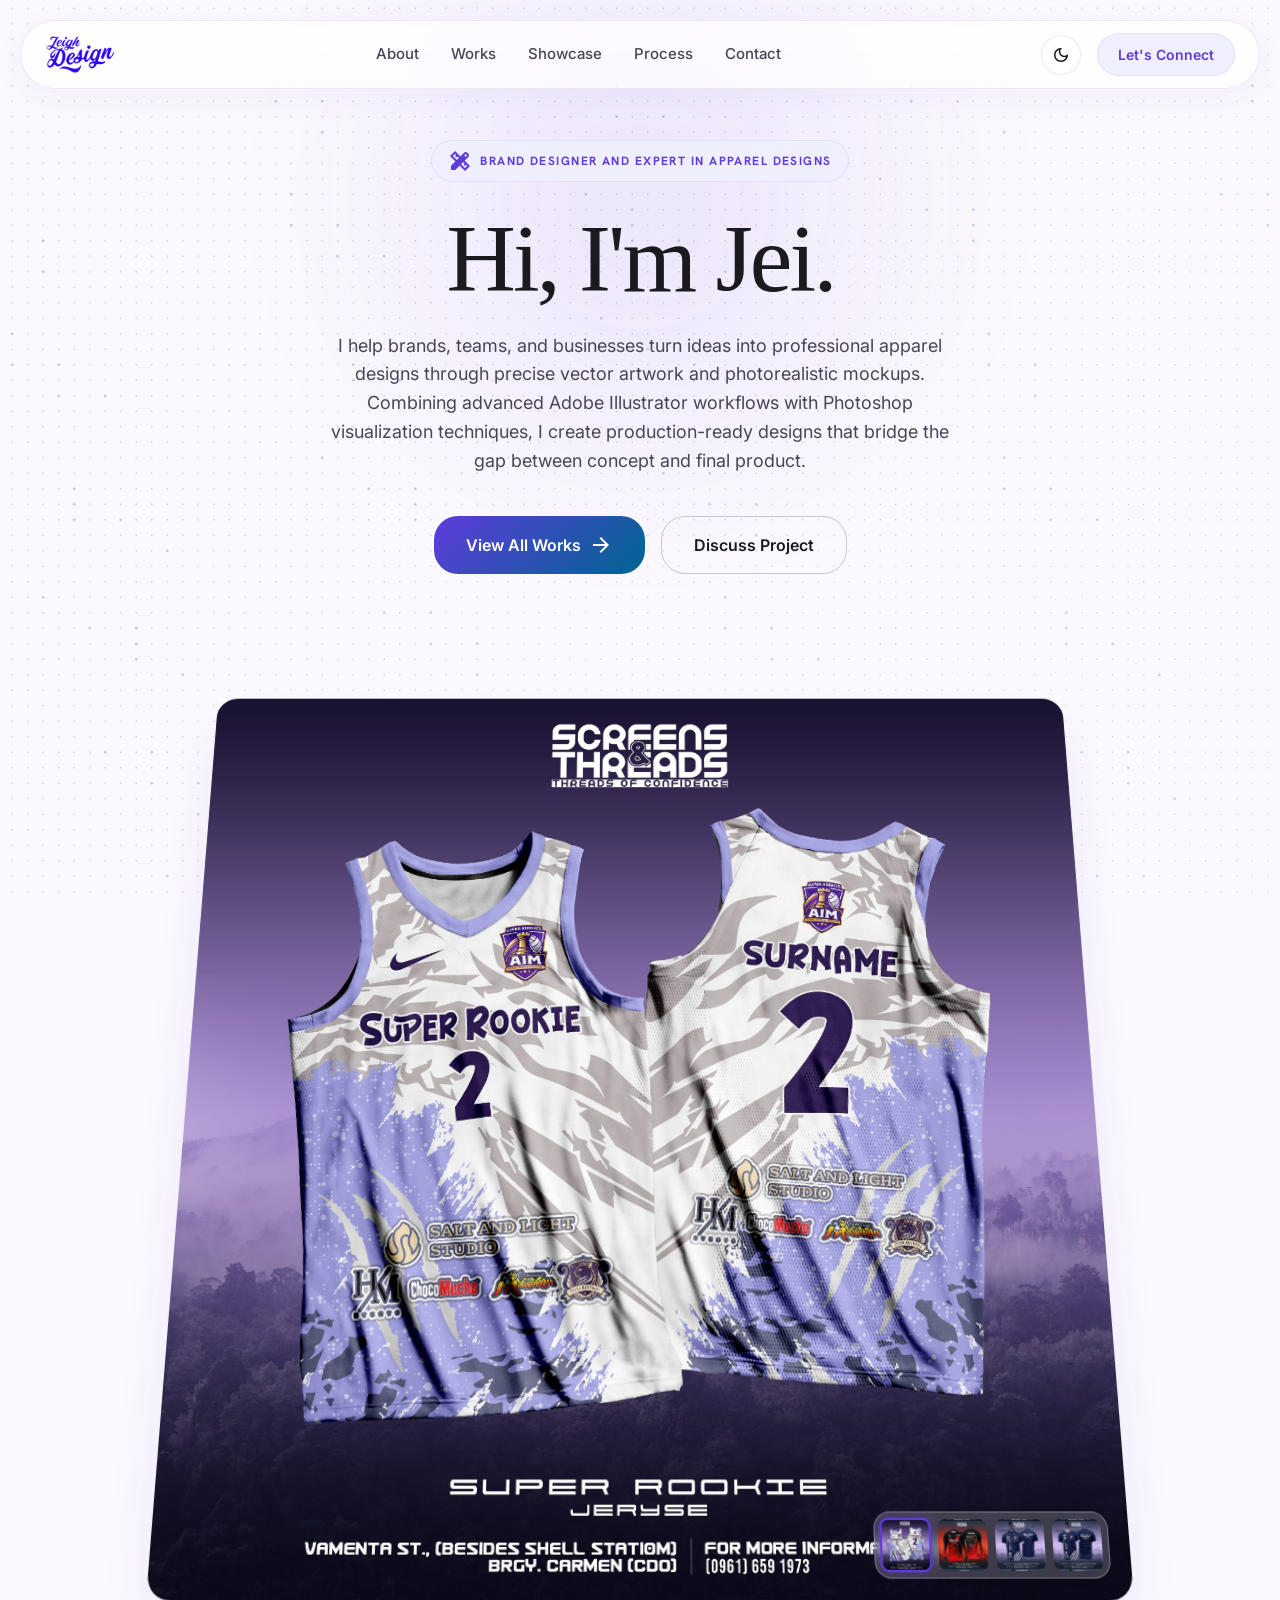
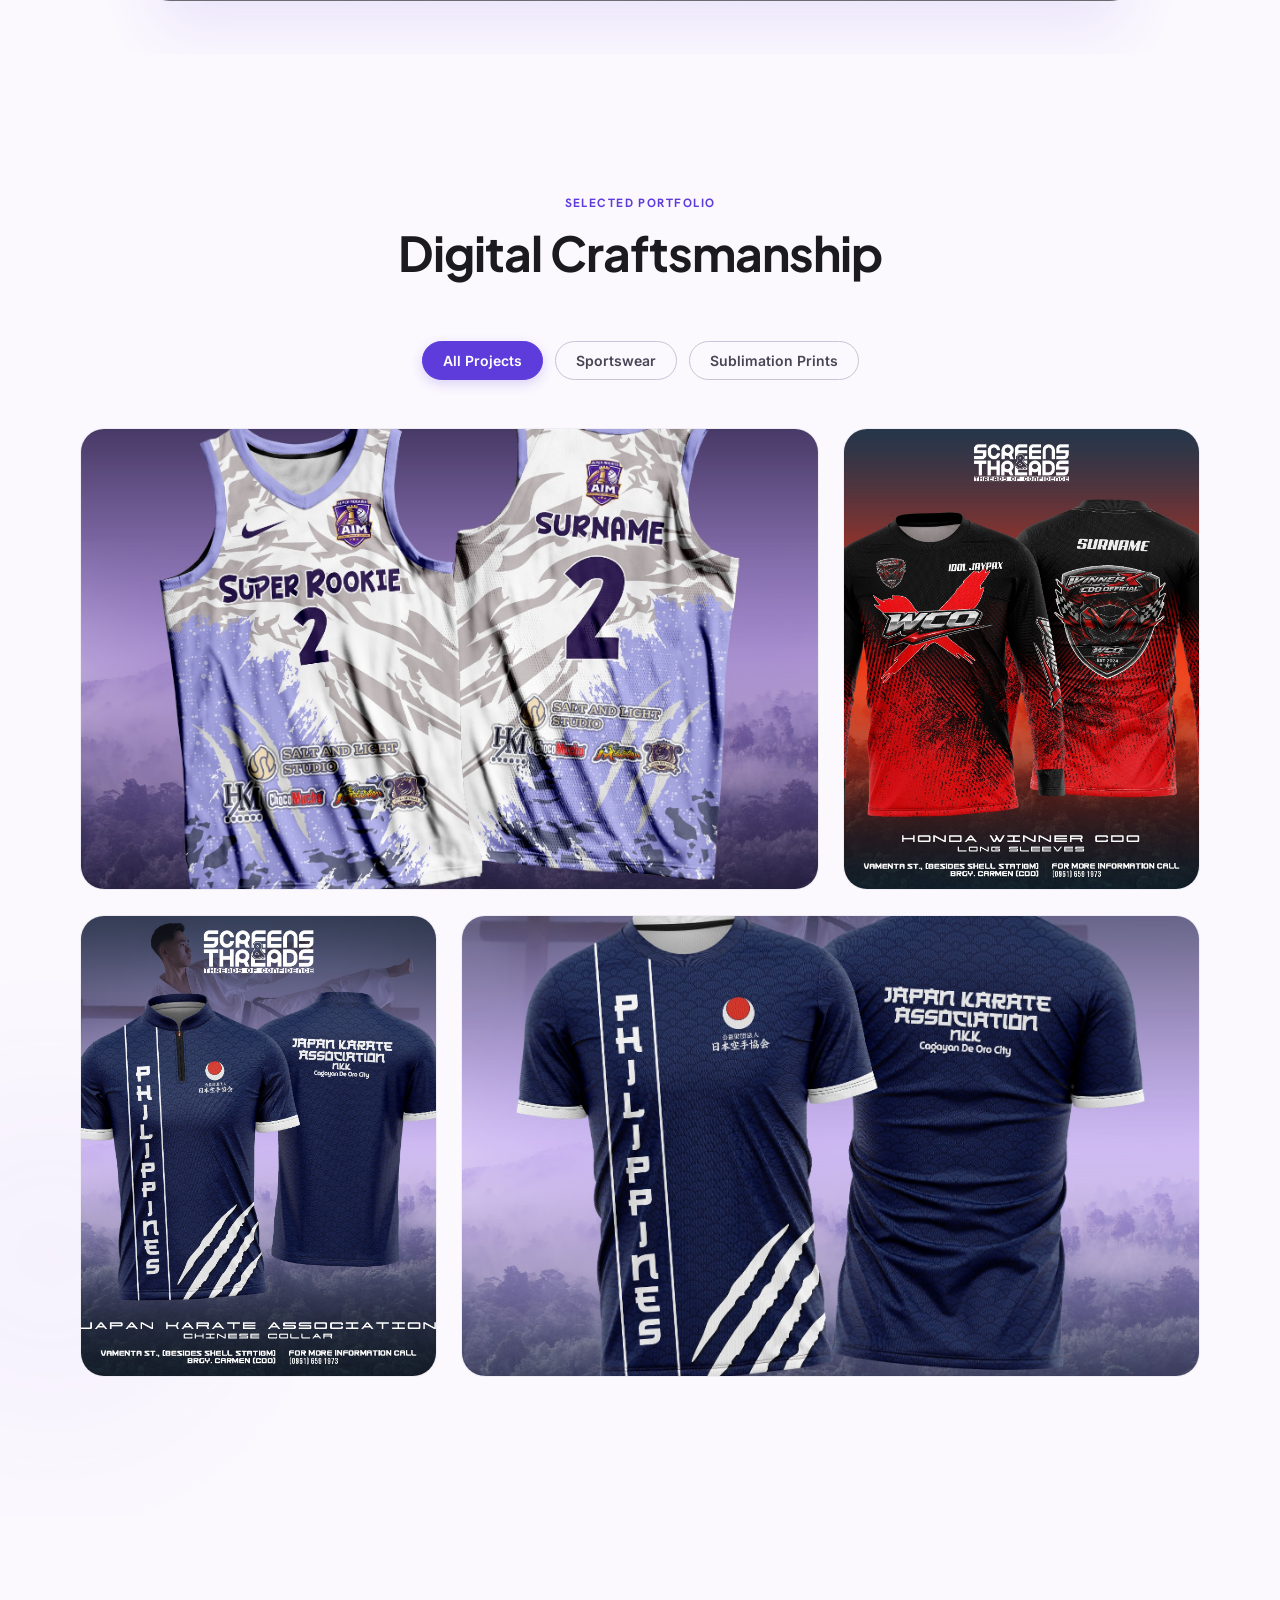
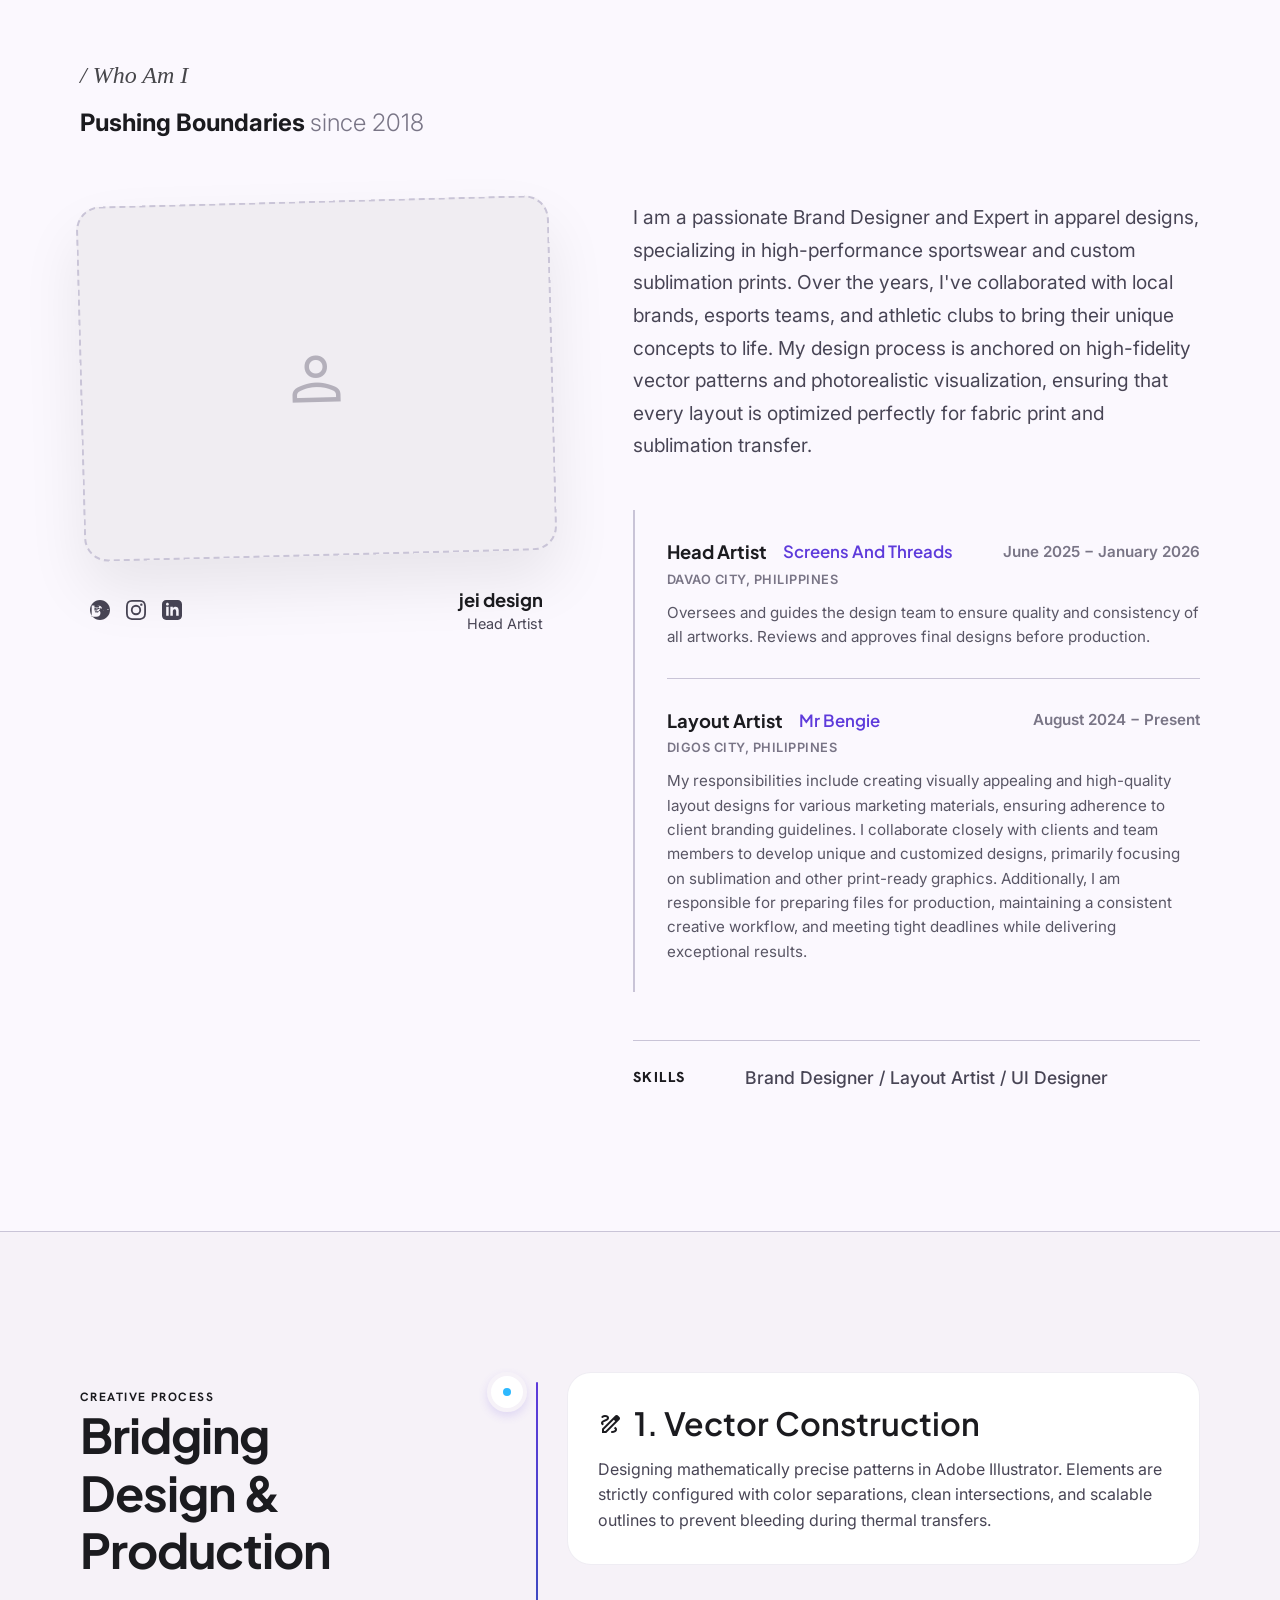
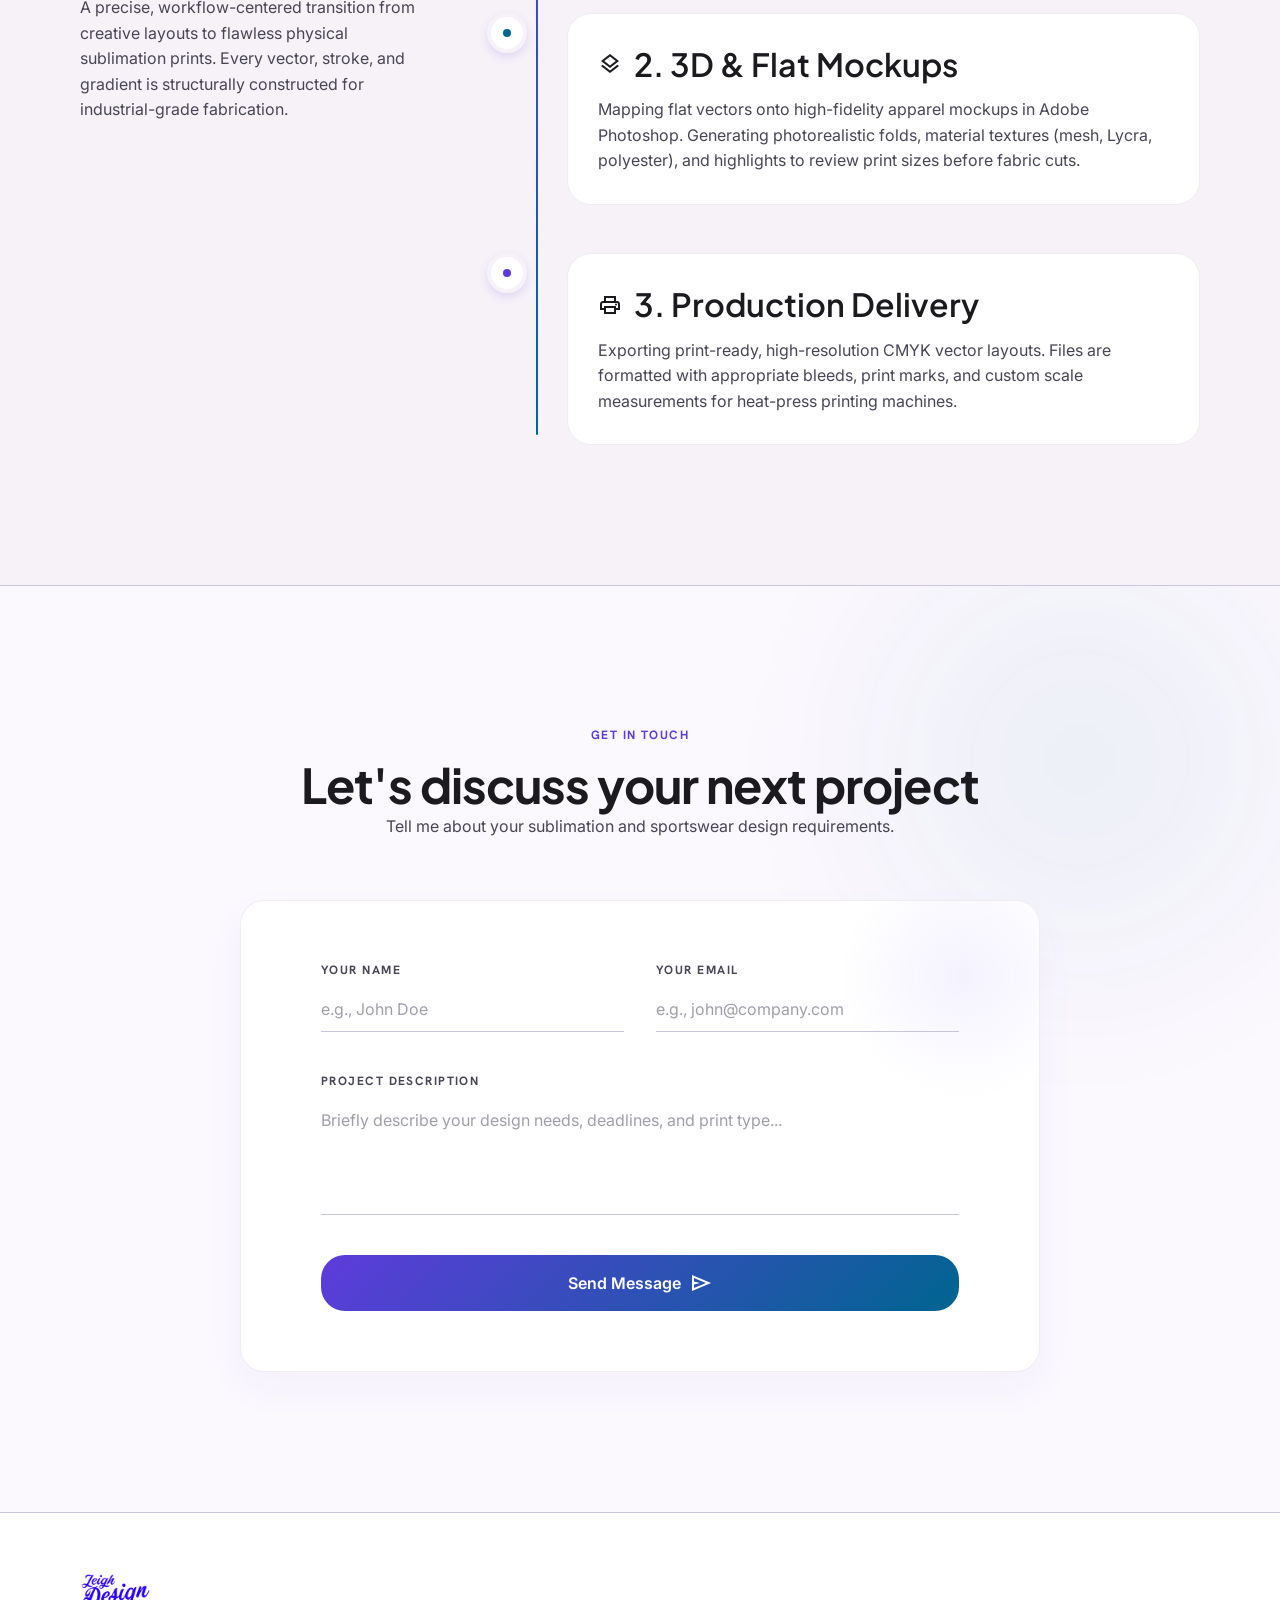
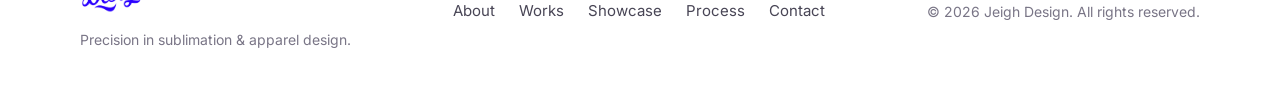
<file: index.html>
<!DOCTYPE html>
<html lang="en" data-theme="light">
<head>
  <meta charset="UTF-8">
  <meta name="viewport" content="width=device-width, initial-scale=1.0">
  
  <!-- SEO Meta Tags -->
  <title>Jeigh Design | Precision Sublimation Portfolio</title>
  <meta name="description" content="Technical, print-ready sublimation designs and apparel templates. High-fidelity creative portfolio bridging SaaS precision with digital apparel craftsmanship.">
  <meta name="keywords" content="sublimation, apparel design, Adobe Illustrator, Photoshop mockups, vector templates, sports jersey design">
  <meta name="author" content="Jeigh Design">
  
  <!-- OpenGraph Metadata -->
  <meta property="og:title" content="Jeigh Design | Precision Sublimation Portfolio">
  <meta property="og:description" content="Mastering vector templates and 3D mockups. Technical, print-ready files tailored for high-end sportswear and creative apparel.">
  <meta property="og:type" content="website">
  <meta property="og:url" content="https://jeighdesign.com">
  <meta property="og:image" content="assets/hero-mockup.png">
  
  <!-- Stylesheets -->
  <link rel="stylesheet" href="style.css">
  
  <!-- Material Symbols Outlined -->
  <link href="https://fonts.googleapis.com/css2?family=Material+Symbols+Outlined:opsz,wght,FILL,GRAD@20..48,100..700,0..1,-50..200" rel="stylesheet">
</head>
<body>

  <!-- Floating Navigation Wrapper -->
  <div class="navbar-wrapper">
    <nav class="navbar glass-container" id="main-nav">
      <!-- Logo -->
      <a href="#" class="logo" id="nav-logo">
        <img src="assets/logo.png" alt="Jeigh Design" class="logo-img">
      </a>

      <!-- Desktop Links -->
      <div class="nav-links" id="desktop-links">
        <a href="#about-me" class="nav-item active" id="link-about">About</a>
        <a href="works.html" class="nav-item" id="link-works">Works</a>
        <a href="showcase.html" class="nav-item" id="link-showcase">Showcase</a>
        <a href="#process" class="nav-item" id="link-process">Process</a>
        <a href="#contact" class="nav-item" id="link-contact">Contact</a>
      </div>

      <!-- Actions (Theme Toggle & Contact CTA) -->
      <div class="nav-actions">
        <!-- Theme Toggle -->
        <button class="theme-toggle" id="theme-toggle-btn" aria-label="Toggle light/dark theme">
          <span class="material-symbols-outlined moon-icon">dark_mode</span>
          <span class="material-symbols-outlined sun-icon">light_mode</span>
        </button>

        <!-- Nav CTA -->
        <a href="#contact" class="nav-btn nav-btn-primary" id="nav-cta-btn">Let's Connect</a>

        <!-- Mobile Drawer Toggle -->
        <button class="mobile-toggle" id="mobile-menu-btn" aria-label="Toggle mobile navigation">
          <span></span>
          <span></span>
          <span></span>
        </button>
      </div>
    </nav>
  </div>

  <!-- Mobile Navigation Drawer -->
  <div class="mobile-drawer glass-container" id="mobile-drawer">
    <a href="#about-me" id="mobile-link-about">About</a>
    <a href="works.html" id="mobile-link-works">Works</a>
    <a href="showcase.html" id="mobile-link-showcase">Showcase</a>
    <a href="#process" id="mobile-link-process">Process</a>
    <a href="#contact" id="mobile-link-contact">Contact</a>
    <a href="#contact" class="mobile-drawer-btn" id="mobile-drawer-cta">Discuss Project</a>
  </div>

  <!-- Background Blobs -->
  <div class="bg-blob blob-primary" id="blob-1"></div>
  <div class="bg-blob blob-secondary" id="blob-2"></div>
  <div class="bg-blob blob-tertiary" id="blob-3"></div>

  <!-- Interactive Dot Field Background -->
  <div id="dot-field-bg"></div>

  <!-- Main Content -->
  <main>
    
    <!-- Hero Section -->
    <section class="hero container" id="about">
      <div class="reveal">
        <div class="badge">
          <span class="material-symbols-outlined" style="font-variation-settings: 'FILL' 1;">design_services</span>
          <span class="label-caps">Brand Designer and Expert in apparel designs</span>
        </div>
      </div>
      
      <h1 class="display-lg hero-title text-pressure reveal reveal-delay-1" id="hero-title-pressure">
        Hi, I'm Jei.
      </h1>
      
      <p class="body-lg hero-subtitle reveal reveal-delay-2">
        I help brands, teams, and businesses turn ideas into professional apparel designs through precise vector artwork and photorealistic mockups. Combining advanced Adobe Illustrator workflows with Photoshop visualization techniques, I create production-ready designs that bridge the gap between concept and final product.
      </p>
      
      <div class="hero-actions reveal reveal-delay-3">
        <a href="works.html" class="btn btn-primary" id="hero-btn-works">
          View All Works
          <span class="material-symbols-outlined">arrow_forward</span>
        </a>
        <a href="#contact" class="btn btn-secondary" id="hero-btn-discuss">Discuss Project</a>
      </div>

      <!-- Floating Glassmorphic Mockup Container with Slideshow -->
      <div class="hero-mockup-container reveal reveal-delay-3" id="mockup-frame">
        <div class="hero-slideshow">
          <img src="New%20folder/JERSEY%20BASKETBALL/SUPER%20ROOKIES%20CLUB%20copy.jpeg" class="slide active" alt="Featured basketball jersey design" loading="eager">
          <img src="New%20folder/LONG%20SLEEVES/HONDA%20copy.jpeg" class="slide" alt="Featured racing long sleeve design" loading="lazy">
          <img src="New%20folder/POLO%20SHIRT/japan%20copy.jpeg" class="slide" alt="Featured Tokyo dragon polo shirt design" loading="lazy">
          <img src="New%20folder/TSHIRT/japan%20tshirt%20copy.jpeg" class="slide" alt="Featured Ukiyo-e wave custom graphic tee design" loading="lazy">
        </div>
        <!-- Miniature Thumbnail Indicator Navigation -->
        <div class="hero-thumbnails">
          <button class="thumb active" data-slide="0" style="background-image: url('New%20folder/JERSEY%20BASKETBALL/SUPER%20ROOKIES%20CLUB%20copy.jpeg');" aria-label="Show basketball jersey mockup"></button>
          <button class="thumb" data-slide="1" style="background-image: url('New%20folder/LONG%20SLEEVES/HONDA%20copy.jpeg');" aria-label="Show long sleeve mockup"></button>
          <button class="thumb" data-slide="2" style="background-image: url('New%20folder/POLO%20SHIRT/japan%20copy.jpeg');" aria-label="Show polo shirt mockup"></button>
          <button class="thumb" data-slide="3" style="background-image: url('New%20folder/TSHIRT/japan%20tshirt%20copy.jpeg');" aria-label="Show custom tee mockup"></button>
        </div>
      </div>
    </section>

    <!-- Works / Bento Grid Section -->
    <section class="section-padding container" id="works">
      <div class="section-header reveal">
        <p class="label-caps section-tag">Selected Portfolio</p>
        <h2 class="headline-lg">Digital Craftsmanship</h2>
      </div>

      <!-- Filtering Tabs -->
      <div class="gallery-filters reveal">
        <button class="filter-btn active" data-filter="all" id="filter-all">All Projects</button>
        <button class="filter-btn" data-filter="apparel" id="filter-apparel">Sportswear</button>
        <button class="filter-btn" data-filter="pattern" id="filter-pattern">Sublimation Prints</button>
      </div>

      <!-- Bento Grid -->
      <div class="bento-grid">
        
        <!-- Card 1 (Super Rookies Club - Large Card) -->
        <div class="gallery-card border-glow bento-colspan-2 reveal" data-category="apparel">
          <span class="edge-light"></span>
          <div class="border-glow-inner">
            <img src="New%20folder/JERSEY%20BASKETBALL/SUPER%20ROOKIES%20CLUB%20copy.jpeg" alt="Super Rookies Club Basketball Jersey Design" loading="lazy">
            <div class="card-overlay">
              <div class="card-overlay-content">
                <div class="card-tags">
                  <span class="card-tag label-caps">Vector Art</span>
                  <span class="card-tag label-caps">Illustrator</span>
                  <span class="card-tag label-caps">Basketball</span>
                </div>
                <h3 class="headline-md card-title">Super Rookies Club Jersey</h3>
              </div>
            </div>
          </div>
        </div>

        <!-- Card 2 (Honda Track Sleeve) -->
        <div class="gallery-card border-glow reveal" data-category="apparel">
          <span class="edge-light"></span>
          <div class="border-glow-inner">
            <img src="New%20folder/LONG%20SLEEVES/HONDA%20copy.jpeg" alt="Honda Racing sublimated long sleeve jersey" loading="lazy">
            <div class="card-overlay">
              <div class="card-overlay-content">
                <div class="card-tags">
                  <span class="card-tag label-caps">Sublimation</span>
                  <span class="card-tag label-caps">Long Sleeve</span>
                </div>
                <h3 class="headline-md card-title">Honda Track Jersey</h3>
              </div>
            </div>
          </div>
        </div>

        <!-- Card 3 (Tokyo Dragon Polo) -->
        <div class="gallery-card border-glow reveal" data-category="pattern">
          <span class="edge-light"></span>
          <div class="border-glow-inner">
            <img src="New%20folder/POLO%20SHIRT/japan%20copy.jpeg" alt="Tokyo Dragon pattern sublimated polo shirt" loading="lazy">
            <div class="card-overlay">
              <div class="card-overlay-content">
                <div class="card-tags">
                  <span class="card-tag label-caps">Pattern Design</span>
                  <span class="card-tag label-caps">Polo Shirt</span>
                </div>
                <h3 class="headline-md card-title">Tokyo Dragon Polo</h3>
              </div>
            </div>
          </div>
        </div>

        <!-- Card 4 (Ukiyo-e Wave Tee - Large Card) -->
        <div class="gallery-card border-glow bento-colspan-2 reveal" data-category="pattern">
          <span class="edge-light"></span>
          <div class="border-glow-inner">
            <img src="New%20folder/TSHIRT/japan%20tshirt%20copy.jpeg" alt="Ukiyo-e Wave graphic tee mockup" loading="lazy">
            <div class="card-overlay">
              <div class="card-overlay-content">
                <div class="card-tags">
                  <span class="card-tag label-caps">Photoshop Mockup</span>
                  <span class="card-tag label-caps">Vector Pattern</span>
                  <span class="card-tag label-caps">T-Shirt</span>
                </div>
                <h3 class="headline-md card-title">Ukiyo-e Wave Graphic Tee</h3>
              </div>
            </div>
          </div>
        </div>

      </div>
    </section>

    <!-- About Me Section -->
    <section class="section-padding about-me-section" id="about-me">
      <div class="container">
        
        <!-- Section Header -->
        <div class="about-header reveal">
          <p class="about-tag">/ Who Am I</p>
          <h2 class="display-md about-headline">Pushing Boundaries <span class="light-text">since 2018</span></h2>
        </div>

        <div class="about-grid">
          <!-- Left Column: Portrait & Meta -->
          <div class="about-left reveal reveal-delay-1">
            <div class="about-portrait-frame empty-portrait">
              <span class="material-symbols-outlined placeholder-icon">person</span>
            </div>
            <div class="about-meta">
              <div class="about-socials">
                <a href="https://behance.net" target="_blank" rel="noopener" class="about-social-icon" aria-label="Behance">
                  <svg width="20" height="20" viewBox="0 0 24 24" fill="currentColor">
                    <path d="M8.228 15.01c1.23 0 2.21-.383 2.628-1.428H5.666c.243.914 1.258 1.428 2.562 1.428zm-.124-4.887c.952 0 1.762.33 2.057.99H6.18c.24-.655.975-.99 1.924-.99zm14.167 1.05h-6.23v.975h6.23v-.975zm-1.854 2.164c-.386.643-1.077 1.078-2.025 1.078-1.572 0-2.483-1.127-2.483-2.617 0-1.637 1.054-2.736 2.583-2.736 1.455 0 2.373 1.01 2.373 2.658v.487h-5.072c.11 1.016.91 1.637 2.062 1.637.755 0 1.295-.363 1.562-.907l1.026.4c0 .001 0 .001 0 0zm-8.86-2.585c0-1.116-.762-1.748-1.954-1.748H5.344v3.523h2.114c1.192 0 1.954-.627 1.954-1.775zm-.286-3.834c0 .99-.687 1.55-1.762 1.55H5.344V5.41h2.152c1.075 0 1.762.553 1.762 1.523zm3.171 3.754c0-2.617-1.857-4.143-4.524-4.143H2.03v13.684h5.686c3.124 0 4.843-1.848 4.843-4.47 0-1.714-1.01-2.92-2.316-3.41 1.562-.514 2.316-1.786 2.316-3.411v-.001zM24 12c0 6.627-5.373 12-12 12S0 18.627 0 12 5.373 0 12 0s12 5.373 12 12z"/>
                  </svg>
                </a>
                <a href="https://instagram.com" target="_blank" rel="noopener" class="about-social-icon" aria-label="Instagram">
                  <svg width="20" height="20" viewBox="0 0 24 24" fill="currentColor">
                    <path d="M12 2.163c3.204 0 3.584.012 4.85.07 3.252.148 4.771 1.691 4.919 4.919.058 1.265.069 1.645.069 4.849 0 3.205-.012 3.584-.069 4.849-.149 3.225-1.664 4.771-4.919 4.919-1.266.058-1.644.07-4.85.07-3.204 0-3.584-.012-4.849-.07-3.26-.149-4.771-1.699-4.919-4.92-.058-1.265-.07-1.644-.07-4.849 0-3.204.013-3.583.07-4.849.149-3.227 1.664-4.771 4.919-4.919 1.266-.057 1.645-.069 4.849-.069zM12 0C8.741 0 8.333.014 7.053.072 2.695.272.273 2.69.073 7.051.014 8.333 0 8.741 0 12c0 3.259.014 3.668.072 4.948.2 4.358 2.618 6.78 6.98 6.98 1.281.058 1.689.072 4.948.072 3.259 0 3.668-.014 4.948-.072 4.354-.2 6.782-2.618 6.979-6.98.059-1.28.073-1.689.073-4.948 0-3.259-.014-3.667-.072-4.947-.196-4.354-2.617-6.78-6.979-6.98C15.668.014 15.259 0 12 0zm0 5.838a6.162 6.162 0 100 12.324 6.162 6.162 0 000-12.324zM12 16a4 4 0 110-8 4 4 0 010 8zm6.406-11.845a1.44 1.44 0 100 2.881 1.44 1.44 0 000-2.881z"/>
                  </svg>
                </a>
                <a href="https://linkedin.com" target="_blank" rel="noopener" class="about-social-icon" aria-label="LinkedIn">
                  <svg width="20" height="20" viewBox="0 0 24 24" fill="currentColor">
                    <path d="M19 0h-14c-2.761 0-5 2.239-5 5v14c0 2.761 2.239 5 5 5h14c2.762 0 5-2.239 5-5v-14c0-2.761-2.238-5-5-5zm-11 19h-3v-11h3v11zm-1.5-12.268c-.966 0-1.75-.79-1.75-1.764s.784-1.764 1.75-1.764 1.75.79 1.75 1.764-.783 1.764-1.75 1.764zm13.5 12.268h-3v-5.604c0-3.368-4-3.113-4 0v5.604h-3v-11h3v1.765c1.396-2.586 7-2.777 7 2.476v6.759z"/>
                  </svg>
                </a>
              </div>
              <div class="about-name-role">
                <span class="about-name">jei design</span>
                <span class="about-role">Head Artist</span>
              </div>
            </div>
          </div>

          <!-- Right Column: Bio & Experience -->
          <div class="about-right reveal reveal-delay-2">
            <p class="about-bio">
              I am a passionate Brand Designer and Expert in apparel designs, specializing in high-performance sportswear and custom sublimation prints. Over the years, I've collaborated with local brands, esports teams, and athletic clubs to bring their unique concepts to life. My design process is anchored on high-fidelity vector patterns and photorealistic visualization, ensuring that every layout is optimized perfectly for fabric print and sublimation transfer.
            </p>

            <div class="experience-list">
              <!-- Screens And Threads -->
              <div class="experience-item">
                <div class="exp-header-row">
                  <span class="exp-role">Head Artist</span>
                  <span class="exp-company">Screens And Threads</span>
                  <span class="exp-date">June 2025 &minus; January 2026</span>
                </div>
                <div class="exp-location">Davao City, Philippines</div>
                <p class="exp-description">
                  Oversees and guides the design team to ensure quality and consistency of all artworks. Reviews and approves final designs before production.
                </p>
              </div>

              <!-- Mr Bengie -->
              <div class="experience-item">
                <div class="exp-header-row">
                  <span class="exp-role">Layout Artist</span>
                  <span class="exp-company">Mr Bengie</span>
                  <span class="exp-date">August 2024 &minus; Present</span>
                </div>
                <div class="exp-location">Digos City, Philippines</div>
                <p class="exp-description">
                  My responsibilities include creating visually appealing and high-quality layout designs for various marketing materials, ensuring adherence to client branding guidelines. I collaborate closely with clients and team members to develop unique and customized designs, primarily focusing on sublimation and other print-ready graphics. Additionally, I am responsible for preparing files for production, maintaining a consistent creative workflow, and meeting tight deadlines while delivering exceptional results.
                </p>
              </div>
            </div>

            <!-- Skills Row -->
            <div class="about-skills">
              <span class="skills-label">SKILLS</span>
              <span class="skills-value">Brand Designer / Layout Artist / UI Designer</span>
            </div>
          </div>
        </div>

      </div>
    </section>

    <!-- Experience / Process Timeline Section -->
    <section class="section-padding process-section" id="process">
      <div class="container process-layout">
        
        <!-- Left Side: Sticky Text -->
        <div class="process-header-side reveal">
          <p class="label-caps section-tag">Creative Process</p>
          <h2 class="headline-lg">Bridging Design & Production</h2>
          <p class="body-md text-on-surface-variant">
            A precise, workflow-centered transition from creative layouts to flawless physical sublimation prints. Every vector, stroke, and gradient is structurally constructed for industrial-grade fabrication.
          </p>
        </div>

        <!-- Right Side: Vertical Timeline -->
        <div class="process-timeline-side reveal reveal-delay-1">
          <div class="timeline">
            <!-- Central Line -->
            <div class="timeline-line"></div>

            <!-- Stage 1 -->
            <div class="timeline-item">
              <div class="timeline-node">
                <span class="timeline-dot"></span>
              </div>
              <div class="timeline-card">
                <div class="timeline-card-header">
                  <span class="material-symbols-outlined">draw</span>
                  <h3 class="headline-md">1. Vector Construction</h3>
                </div>
                <p class="body-md">
                  Designing mathematically precise patterns in Adobe Illustrator. Elements are strictly configured with color separations, clean intersections, and scalable outlines to prevent bleeding during thermal transfers.
                </p>
              </div>
            </div>

            <!-- Stage 2 -->
            <div class="timeline-item">
              <div class="timeline-node">
                <span class="timeline-dot"></span>
              </div>
              <div class="timeline-card">
                <div class="timeline-card-header">
                  <span class="material-symbols-outlined">layers</span>
                  <h3 class="headline-md">2. 3D & Flat Mockups</h3>
                </div>
                <p class="body-md">
                  Mapping flat vectors onto high-fidelity apparel mockups in Adobe Photoshop. Generating photorealistic folds, material textures (mesh, Lycra, polyester), and highlights to review print sizes before fabric cuts.
                </p>
              </div>
            </div>

            <!-- Stage 3 -->
            <div class="timeline-item">
              <div class="timeline-node">
                <span class="timeline-dot"></span>
              </div>
              <div class="timeline-card">
                <div class="timeline-card-header">
                  <span class="material-symbols-outlined">print</span>
                  <h3 class="headline-md">3. Production Delivery</h3>
                </div>
                <p class="body-md">
                  Exporting print-ready, high-resolution CMYK vector layouts. Files are formatted with appropriate bleeds, print marks, and custom scale measurements for heat-press printing machines.
                </p>
              </div>
            </div>

          </div>
        </div>

      </div>
    </section>

    <!-- Contact Section -->
    <section class="section-padding container" id="contact">
      <div class="contact-container">
        
        <div class="section-header reveal">
          <p class="label-caps section-tag">Get in Touch</p>
          <h2 class="headline-lg">Let's discuss your next project</h2>
          <p class="body-md">Tell me about your sublimation and sportswear design requirements.</p>
        </div>

        <div class="contact-card border-glow reveal">
          <span class="edge-light"></span>
          <div class="border-glow-inner">
            <div class="contact-glow"></div>
            
            <form id="contact-form">
              <div class="form-grid">
                
                <!-- Name Input -->
                <div class="form-group">
                  <label for="contact-name" class="form-label label-caps">Your Name</label>
                  <input type="text" id="contact-name" class="form-input" placeholder="e.g., John Doe" required>
                  <span class="form-input-line"></span>
                </div>
  
                <!-- Email Input -->
                <div class="form-group">
                  <label for="contact-email" class="form-label label-caps">Your Email</label>
                  <input type="email" id="contact-email" class="form-input" placeholder="e.g., john@company.com" required>
                  <span class="form-input-line"></span>
                </div>
  
              </div>
  
              <!-- Project Details Textarea -->
              <div class="form-group" style="margin-bottom: 40px;">
                <label for="contact-message" class="form-label label-caps">Project Description</label>
                <textarea id="contact-message" class="form-input" rows="4" placeholder="Briefly describe your design needs, deadlines, and print type..." required style="resize: none;"></textarea>
                <span class="form-input-line"></span>
              </div>
  
              <!-- Submit Button -->
              <button type="submit" class="btn btn-primary form-btn" id="contact-submit-btn">
                Send Message
                <span class="material-symbols-outlined">send</span>
              </button>
            </form>
          </div>
        </div>

      </div>
    </section>

  </main>

  <!-- Footer -->
  <footer class="footer">
    <div class="container footer-content">
      
      <!-- Brand details -->
      <div class="footer-logo-side">
        <a href="#" class="logo" style="margin-bottom: 8px;">
          <img src="assets/logo.png" alt="Jeigh Design" class="logo-img">
        </a>
        <p class="copyright">Precision in sublimation & apparel design.</p>
      </div>

      <!-- Links -->
      <div class="footer-links">
        <a href="#about" class="footer-link">About</a>
        <a href="works.html" class="footer-link">Works</a>
        <a href="showcase.html" class="footer-link">Showcase</a>
        <a href="#process" class="footer-link">Process</a>
        <a href="#contact" class="footer-link">Contact</a>
      </div>

      <!-- Copyright metadata -->
      <div>
        <p class="copyright">&copy; 2026 Jeigh Design. All rights reserved.</p>
      </div>

    </div>
  </footer>

  <!-- Toast Notification Popup -->
  <div class="toast glass-container" id="toast-notification">
    <span class="material-symbols-outlined">check_circle</span>
    <span class="body-md" id="toast-message" style="color: var(--color-on-surface); font-weight: 500;">Message sent successfully!</span>
  </div>

  <!-- JavaScript -->
  <script src="borderglow.js"></script>
  <script src="dotfield.js"></script>
  <script src="textpressure.js"></script>
  <script src="app.js"></script>
</body>
</html>
</file>
<file: style.css>
/*
================================================================
JEIGH DESIGN - PORTFOLIO STYLESHEET
Design System: Lumina Creative (Visionary, Technical, Fluid)
================================================================
*/

/* --- Google Fonts --- */
@import url('https://fonts.googleapis.com/css2?family=Hanken+Grotesk:wght@600;700&family=Inter:wght@400;500;600&family=Plus+Jakarta+Sans:wght@500;600;700;800&display=swap');

/* --- Variable Fonts --- */
@font-face {
  font-family: 'Compressa VF';
  src: url('https://res.cloudinary.com/dr6lvwubh/raw/upload/v1529908256/CompressaPRO-GX.woff2') format('woff2');
  font-style: normal;
  font-weight: 100 900;
  font-display: swap;
}

/* --- Custom Variables & Tokens --- */
:root {
  /* Color Palette - Light Mode */
  --color-surface: #fbf8fe;
  --color-surface-dim: #dcd9de;
  --color-surface-bright: #fbf8fe;
  --color-surface-lowest: #ffffff;
  --color-surface-low: #f6f2f8;
  --color-surface-container: #f0edf2;
  --color-surface-high: #eae7ed;
  --color-surface-highest: #e4e1e7;
  --color-on-surface: #1b1b1f;
  --color-on-surface-variant: #484555;
  --color-inverse-surface: #303034;
  --color-inverse-on-surface: #f3f0f5;
  --color-outline: #797586;
  --color-outline-variant: #c9c4d7;
  
  --color-primary: #5e3bdb;
  --color-on-primary: #ffffff;
  --color-primary-container: #7858f5;
  --color-on-primary-container: #fffbff;
  
  --color-secondary: #006590;
  --color-on-secondary: #ffffff;
  --color-secondary-container: #2db8fe;
  --color-on-secondary-container: #004665;
  
  --color-background: #fbf8fe;
  --color-on-background: #1b1b1f;
  --color-surface-variant: #e4e1e7;

  --color-primary-fixed: #e6deff;
  --color-primary-fixed-dim: #cabeff;

  /* Extra Colors for Chips */
  --color-chip-bg: #f0efff;
  --color-chip-text: #5e3bdb;
  
  /* Gradients */
  --color-primary-gradient: linear-gradient(135deg, #5e3bdb 0%, #006590 100%);
  --color-accent-gradient: linear-gradient(135deg, #7858f5 0%, #2db8fe 100%);
  --color-glass-bg: rgba(255, 255, 255, 0.7);
  --color-glass-border: rgba(201, 196, 215, 0.35);
  --color-card-border: rgba(201, 196, 215, 0.3);
  --color-card-bg: #ffffff;

  /* Typography Fonts */
  --font-display: 'Plus Jakarta Sans', sans-serif;
  --font-headline: 'Plus Jakarta Sans', sans-serif;
  --font-body: 'Inter', sans-serif;
  --font-label: 'Hanken Grotesk', sans-serif;

  /* Border Radius */
  --rounded-sm: 0.25rem;
  --rounded-default: 0.5rem;
  --rounded-md: 0.75rem;
  --rounded-lg: 1rem;
  --rounded-xl: 1.5rem;
  --rounded-full: 9999px;

  /* Spacing */
  --container-max: 1280px;
  --gutter: 24px;
  --margin-desktop: 80px;
  --margin-mobile: 20px;
  --section-gap: 140px;
  --unit: 8px;

  /* Transitions */
  --transition-fast: 0.2s cubic-bezier(0.16, 1, 0.3, 1);
  --transition-medium: 0.4s cubic-bezier(0.16, 1, 0.3, 1);
  --transition-slow: 0.8s cubic-bezier(0.16, 1, 0.3, 1);
}

[data-theme="dark"] {
  /* Color Palette - Dark Mode */
  --color-surface: #0b0a0e;
  --color-surface-dim: #050406;
  --color-surface-bright: #141317;
  --color-surface-lowest: #080709;
  --color-surface-low: #111014;
  --color-surface-container: #19181d;
  --color-surface-high: #212026;
  --color-surface-highest: #2b2a31;
  --color-on-surface: #eae6ef;
  --color-on-surface-variant: #bbb6c4;
  --color-inverse-surface: #eae6ef;
  --color-inverse-on-surface: #111014;
  --color-outline: #8d8999;
  --color-outline-variant: #44424e;
  
  --color-primary: #a38cff;
  --color-on-primary: #1e0066;
  --color-primary-container: #5e3bdb;
  --color-on-primary-container: #f5f2ff;
  
  --color-secondary: #58c2ff;
  --color-on-secondary: #00344d;
  --color-secondary-container: #006590;
  --color-on-secondary-container: #e0f3ff;
  
  --color-background: #0b0a0e;
  --color-on-background: #eae6ef;
  --color-surface-variant: #2b2a31;

  --color-primary-fixed: #21154c;
  --color-primary-fixed-dim: #3a2a7c;

  --color-chip-bg: #1c1833;
  --color-chip-text: #cabeff;
  
  --color-primary-gradient: linear-gradient(135deg, #7858f5 0%, #00b0ff 100%);
  --color-accent-gradient: linear-gradient(135deg, #a38cff 0%, #58c2ff 100%);
  --color-glass-bg: rgba(11, 10, 14, 0.7);
  --color-glass-border: rgba(68, 66, 78, 0.4);
  --color-card-border: rgba(68, 66, 78, 0.3);
  --color-card-bg: #111014;
}

/* --- Resets & Global Styles --- */
*, *::before, *::after {
  box-sizing: border-box;
  margin: 0;
  padding: 0;
}

html {
  scroll-behavior: smooth;
  scroll-padding-top: 100px;
}

body {
  font-family: var(--font-body);
  background-color: var(--color-background);
  color: var(--color-on-background);
  font-size: 16px;
  line-height: 1.5;
  overflow-x: hidden;
  position: relative;
  transition: background-color var(--transition-medium), color var(--transition-medium);
}

a {
  color: inherit;
  text-decoration: none;
}

img {
  max-width: 100%;
  height: auto;
  display: block;
}

button, input, textarea {
  font: inherit;
  color: inherit;
  background: none;
  border: none;
}

/* Custom Scrollbar */
::-webkit-scrollbar {
  width: 10px;
}
::-webkit-scrollbar-track {
  background: var(--color-surface);
}
::-webkit-scrollbar-thumb {
  background: var(--color-outline-variant);
  border-radius: var(--rounded-full);
  border: 2px solid var(--color-surface);
}
::-webkit-scrollbar-thumb:hover {
  background: var(--color-primary);
}

/* --- Layout Utility Classes --- */
.container {
  width: 100%;
  max-width: var(--container-max);
  margin-left: auto;
  margin-right: auto;
  padding-left: var(--margin-mobile);
  padding-right: var(--margin-mobile);
}

@media (min-width: 768px) {
  .container {
    padding-left: var(--margin-desktop);
    padding-right: var(--margin-desktop);
  }
}

.section-padding {
  padding-top: 80px;
  padding-bottom: 80px;
}

@media (min-width: 768px) {
  .section-padding {
    padding-top: var(--section-gap);
    padding-bottom: var(--section-gap);
  }
}

/* Background Blobs */
.bg-blob {
  position: absolute;
  border-radius: var(--rounded-full);
  filter: blur(80px);
  z-index: -1;
  pointer-events: none;
  opacity: 0.65;
  transition: transform var(--transition-slow) ease-out;
  will-change: transform;
}

.blob-primary {
  width: min(80vw, 700px);
  height: min(80vw, 700px);
  background: radial-gradient(circle, rgba(94, 59, 219, 0.18) 0%, rgba(94, 59, 219, 0) 70%);
  top: -150px;
  left: 50%;
  transform: translateX(-50%);
}

.blob-secondary {
  width: min(70vw, 600px);
  height: min(70vw, 600px);
  background: radial-gradient(circle, rgba(0, 101, 144, 0.12) 0%, rgba(0, 101, 144, 0) 70%);
  bottom: 10%;
  right: -100px;
}

.blob-tertiary {
  width: min(60vw, 500px);
  height: min(60vw, 500px);
  background: radial-gradient(circle, rgba(120, 88, 245, 0.1) 0%, rgba(120, 88, 245, 0) 70%);
  top: 40%;
  left: -200px;
}

/* Interactive Dot Field Background */
#dot-field-bg {
  position: fixed;
  inset: 0;
  width: 100vw;
  height: 100vh;
  z-index: -2;
  pointer-events: none;
  overflow: hidden;
}

/* Glassmorphism containers */
.glass-container {
  background-color: var(--color-glass-bg);
  border: 1px solid var(--color-glass-border);
  backdrop-filter: blur(16px);
  -webkit-backdrop-filter: blur(16px);
  box-shadow: 0 8px 32px 0 rgba(94, 59, 219, 0.05);
}

/* --- Typography --- */
.display-lg {
  font-family: var(--font-display);
  font-size: 40px;
  font-weight: 700;
  line-height: 1.1;
  letter-spacing: -0.03em;
  color: var(--color-on-surface);
}

.headline-lg {
  font-family: var(--font-headline);
  font-size: 32px;
  font-weight: 700;
  line-height: 1.2;
  letter-spacing: -0.02em;
}

.headline-md {
  font-family: var(--font-headline);
  font-size: 24px;
  font-weight: 600;
  line-height: 1.3;
}

.body-lg {
  font-family: var(--font-body);
  font-size: 18px;
  line-height: 1.6;
  color: var(--color-on-surface-variant);
}

.body-md {
  font-family: var(--font-body);
  font-size: 16px;
  line-height: 1.6;
  color: var(--color-on-surface-variant);
}

.label-caps {
  font-family: var(--font-label);
  font-size: 12px;
  font-weight: 700;
  letter-spacing: 0.12em;
  text-transform: uppercase;
}

@media (min-width: 768px) {
  .display-lg {
    font-size: 64px;
    letter-spacing: -0.04em;
  }
  .headline-lg {
    font-size: 48px;
  }
  .headline-md {
    font-size: 32px;
  }
}

@media (min-width: 1024px) {
  .display-lg {
    font-size: 72px;
  }
}

.text-gradient {
  background: var(--color-primary-gradient);
  -webkit-background-clip: text;
  -webkit-text-fill-color: transparent;
  background-clip: text;
  display: inline-block;
}

/* --- Floating Nav Bar --- */
.navbar-wrapper {
  position: fixed;
  top: 20px;
  left: 0;
  width: 100%;
  z-index: 100;
  padding: 0 var(--margin-mobile);
}

.navbar {
  max-width: var(--container-max);
  margin: 0 auto;
  border-radius: var(--rounded-full);
  display: flex;
  justify-content: space-between;
  align-items: center;
  padding: 12px 24px;
  transition: padding var(--transition-medium), background-color var(--transition-medium), border-color var(--transition-medium);
}

.navbar.scrolled {
  padding: 8px 20px;
  box-shadow: 0 10px 30px -10px rgba(94, 59, 219, 0.15);
}

.logo {
  display: flex;
  align-items: center;
}

.logo-img {
  height: 40px;
  width: auto;
  object-fit: contain;
  transition: transform var(--transition-fast);
}

.logo:hover .logo-img {
  transform: scale(1.06);
}


.logo-dot {
  width: 10px;
  height: 10px;
  border-radius: var(--rounded-full);
  background: var(--color-accent-gradient);
  box-shadow: 0 0 10px var(--color-secondary-container);
  display: inline-block;
}

.nav-links {
  display: none;
  align-items: center;
  gap: 32px;
}

@media (min-width: 768px) {
  .nav-links {
    display: flex;
  }
}

.nav-item {
  font-family: var(--font-body);
  font-weight: 500;
  font-size: 15px;
  color: var(--color-on-surface-variant);
  position: relative;
  transition: color var(--transition-fast);
  padding: 4px 0;
}

.nav-item::after {
  content: '';
  position: absolute;
  bottom: 0;
  left: 0;
  width: 0;
  height: 2px;
  background: var(--color-primary);
  border-radius: var(--rounded-full);
  transition: width var(--transition-fast);
}

.nav-item:hover {
  color: var(--color-on-surface);
}

.nav-item:hover::after,
.nav-item.active::after {
  width: 100%;
}

.nav-actions {
  display: flex;
  align-items: center;
  gap: 16px;
}

/* Theme Toggle Button */
.theme-toggle {
  width: 40px;
  height: 40px;
  border-radius: var(--rounded-full);
  display: flex;
  align-items: center;
  justify-content: center;
  cursor: pointer;
  border: 1px solid var(--color-glass-border);
  background-color: var(--color-surface-lowest);
  color: var(--color-on-surface);
  transition: background-color var(--transition-fast), border-color var(--transition-fast), transform var(--transition-fast);
}

.theme-toggle:hover {
  transform: scale(1.05);
  background-color: var(--color-surface-container);
  border-color: var(--color-outline-variant);
}

.theme-toggle span {
  font-size: 20px;
  transition: transform var(--transition-medium);
}

.theme-toggle:active span {
  transform: rotate(45deg);
}

[data-theme="dark"] .theme-toggle .sun-icon {
  display: block;
}
[data-theme="dark"] .theme-toggle .moon-icon {
  display: none;
}
.theme-toggle .sun-icon {
  display: none;
}
.theme-toggle .moon-icon {
  display: block;
}

/* Contact Button in Nav */
.nav-btn {
  display: none;
  font-family: var(--font-body);
  font-weight: 600;
  font-size: 14px;
  padding: 10px 20px;
  border-radius: var(--rounded-full);
  transition: transform var(--transition-fast), box-shadow var(--transition-fast);
}

@media (min-width: 480px) {
  .nav-btn {
    display: inline-block;
  }
}

.nav-btn-primary {
  background: var(--color-chip-bg);
  color: var(--color-chip-text);
  border: 1px solid var(--color-glass-border);
}

.nav-btn-primary:hover {
  transform: translateY(-2px);
  background-color: var(--color-primary-fixed-dim);
  color: var(--color-on-primary-container);
}

/* Mobile Menu Toggle */
.mobile-toggle {
  width: 40px;
  height: 40px;
  border-radius: var(--rounded-full);
  display: flex;
  flex-direction: column;
  justify-content: center;
  align-items: center;
  gap: 4px;
  cursor: pointer;
  border: 1px solid var(--color-glass-border);
  background-color: var(--color-surface-lowest);
  transition: transform var(--transition-fast);
}

@media (min-width: 768px) {
  .mobile-toggle {
    display: none;
  }
}

.mobile-toggle span {
  display: block;
  width: 18px;
  height: 2px;
  background-color: var(--color-on-surface);
  border-radius: var(--rounded-full);
  transition: transform var(--transition-medium), opacity var(--transition-medium);
}

.mobile-toggle.active span:nth-child(1) {
  transform: translateY(6px) rotate(45deg);
}

.mobile-toggle.active span:nth-child(2) {
  opacity: 0;
}

.mobile-toggle.active span:nth-child(3) {
  transform: translateY(-6px) rotate(-45deg);
}

/* Mobile Drawer */
.mobile-drawer {
  position: fixed;
  top: 90px;
  left: var(--margin-mobile);
  right: var(--margin-mobile);
  border-radius: var(--rounded-xl);
  padding: 24px;
  display: flex;
  flex-direction: column;
  gap: 20px;
  z-index: 99;
  transform: translateY(-150%) scale(0.95);
  opacity: 0;
  pointer-events: none;
  transition: transform var(--transition-medium), opacity var(--transition-medium);
  box-shadow: 0 20px 40px rgba(0, 0, 0, 0.1);
}

.mobile-drawer.active {
  transform: translateY(0) scale(1);
  opacity: 1;
  pointer-events: all;
}

.mobile-drawer a {
  font-family: var(--font-headline);
  font-weight: 600;
  font-size: 20px;
  color: var(--color-on-surface);
  padding: 8px 0;
  border-bottom: 1px solid var(--color-outline-variant);
  transition: color var(--transition-fast);
}

.mobile-drawer a:hover {
  color: var(--color-primary);
}

.mobile-drawer .mobile-drawer-btn {
  text-align: center;
  font-weight: 600;
  padding: 14px;
  border-radius: var(--rounded-full);
  margin-top: 10px;
  background: var(--color-primary-gradient);
  color: var(--color-on-primary);
}

/* --- Buttons --- */
.btn {
  display: inline-flex;
  align-items: center;
  justify-content: center;
  gap: 8px;
  font-family: var(--font-body);
  font-weight: 600;
  text-align: center;
  border-radius: var(--rounded-xl);
  padding: 16px 32px;
  cursor: pointer;
  transition: transform var(--transition-fast), box-shadow var(--transition-fast), border-color var(--transition-fast), background var(--transition-fast);
}

.btn-primary {
  background: var(--color-primary-gradient);
  color: var(--color-on-primary);
}

.btn-primary:hover {
  transform: translateY(-2px);
  box-shadow: 0 8px 24px rgba(94, 59, 219, 0.35);
}

.btn-secondary {
  border: 1.5px solid var(--color-outline-variant);
  color: var(--color-on-surface);
  background: transparent;
}

.btn-secondary:hover {
  transform: translateY(-2px);
  border-color: var(--color-primary);
  background-color: var(--color-surface-container);
}

.btn:active {
  transform: translateY(0);
}

/* --- Hero Section --- */
.hero {
  position: relative;
  padding-top: 140px;
  padding-bottom: 60px;
  min-height: 100vh;
  display: flex;
  flex-direction: column;
  justify-content: center;
  align-items: center;
  text-align: center;
  overflow: hidden;
}

.badge {
  display: inline-flex;
  align-items: center;
  gap: 8px;
  background-color: var(--color-chip-bg);
  color: var(--color-chip-text);
  padding: 8px 16px;
  border-radius: var(--rounded-full);
  border: 1px solid var(--color-glass-border);
  margin-bottom: 24px;
}

.badge span.material-icons {
  font-size: 16px;
  color: var(--color-primary);
}

.hero-title {
  max-width: 900px;
  margin-bottom: 20px;
}

.hero-subtitle {
  max-width: 650px;
  margin-bottom: 40px;
}

.hero-actions {
  display: flex;
  flex-wrap: wrap;
  gap: 16px;
  justify-content: center;
  margin-bottom: 60px;
}

.hero-mockup-container {
  width: 100%;
  max-width: 960px;
  margin: 0 auto;
  border-radius: var(--rounded-xl);
  overflow: hidden;
  border: 1px solid var(--color-card-border);
  background: var(--color-card-bg);
  box-shadow: 0 30px 60px -15px rgba(94, 59, 219, 0.12);
  transition: transform var(--transition-slow) ease-out, box-shadow var(--transition-medium);
  transform: perspective(1000px) rotateX(10deg) scale(0.95);
  position: relative;
  will-change: transform;
}

.hero-mockup-container.visible {
  transform: perspective(1000px) rotateX(0deg) scale(1);
}

.hero-mockup-container:hover {
  box-shadow: 0 40px 80px -15px rgba(94, 59, 219, 0.2);
}

.hero-slideshow {
  display: grid;
  width: 100%;
}

.hero-slideshow .slide {
  grid-area: 1 / 1 / 2 / 2;
  width: 100%;
  height: auto;
  object-fit: cover;
  opacity: 0;
  transition: opacity var(--transition-medium);
  z-index: 1;
}

.hero-slideshow .slide.active {
  opacity: 1;
  z-index: 2;
}

/* Miniature Thumbnail Indicator Navigation */
.hero-thumbnails {
  position: absolute;
  bottom: 20px;
  right: 20px;
  display: flex;
  gap: 8px;
  z-index: 10;
  background: rgba(255, 255, 255, 0.2);
  border: 1px solid rgba(255, 255, 255, 0.3);
  backdrop-filter: blur(8px);
  -webkit-backdrop-filter: blur(8px);
  padding: 6px;
  border-radius: var(--rounded-lg);
  box-shadow: 0 4px 20px rgba(0, 0, 0, 0.15);
}

[data-theme="dark"] .hero-thumbnails {
  background: rgba(11, 10, 14, 0.5);
  border-color: rgba(255, 255, 255, 0.08);
}

.hero-thumbnails .thumb {
  width: 48px;
  height: 48px;
  border-radius: var(--rounded-default);
  background-size: cover;
  background-position: center;
  cursor: pointer;
  border: 2px solid transparent;
  transition: border-color var(--transition-fast), transform var(--transition-fast), box-shadow var(--transition-fast);
}

.hero-thumbnails .thumb:hover {
  transform: translateY(-2px);
}

.hero-thumbnails .thumb.active {
  border-color: var(--color-primary);
  box-shadow: 0 0 10px rgba(94, 59, 219, 0.4);
  transform: scale(1.05);
}

@media (max-width: 576px) {
  .hero-thumbnails {
    bottom: 12px;
    right: 12px;
    padding: 4px;
    gap: 6px;
  }
  .hero-thumbnails .thumb {
    width: 36px;
    height: 36px;
  }
}

/* --- Portfolio Bento Grid --- */
.section-header {
  text-align: center;
  margin-bottom: 60px;
}

.section-header .section-tag {
  color: var(--color-primary);
  margin-bottom: 12px;
}

.gallery-filters {
  display: flex;
  justify-content: center;
  flex-wrap: wrap;
  gap: 12px;
  margin-bottom: 48px;
}

.filter-btn {
  font-family: var(--font-body);
  font-weight: 600;
  font-size: 14px;
  padding: 8px 20px;
  border-radius: var(--rounded-full);
  cursor: pointer;
  border: 1px solid var(--color-outline-variant);
  color: var(--color-on-surface-variant);
  transition: all var(--transition-fast);
}

.filter-btn:hover {
  border-color: var(--color-primary);
  color: var(--color-on-surface);
}

.filter-btn.active {
  background-color: var(--color-primary);
  border-color: var(--color-primary);
  color: var(--color-on-primary);
  box-shadow: 0 4px 12px rgba(94, 59, 219, 0.2);
}

.bento-grid {
  display: grid;
  grid-template-columns: 1fr;
  gap: var(--gutter);
}

@media (min-width: 768px) {
  .bento-grid {
    grid-template-columns: repeat(2, 1fr);
  }
  .bento-colspan-2 {
    grid-column: span 2;
  }
}

@media (min-width: 1024px) {
  .bento-grid {
    grid-template-columns: repeat(3, 1fr);
  }
  .bento-colspan-2 {
    grid-column: span 2;
  }
}

/* Gallery Cards */
.gallery-card {
  position: relative;
  border-radius: var(--rounded-xl);
  overflow: hidden;
  border: 1px solid var(--color-card-border);
  background: var(--color-card-bg);
  aspect-ratio: 4/5;
  transition: transform var(--transition-medium), box-shadow var(--transition-medium);
  cursor: pointer;
  will-change: transform, box-shadow;
}

@media (min-width: 768px) {
  .gallery-card.bento-colspan-2 {
    aspect-ratio: 8/5;
  }
}

.gallery-card img {
  width: 100%;
  height: 100%;
  object-fit: cover;
  transition: transform var(--transition-slow);
}

.gallery-card:hover {
  transform: translateY(-6px);
  box-shadow: 0 20px 40px -10px rgba(94, 59, 219, 0.15);
}

.gallery-card:hover img {
  transform: scale(1.05);
}

/* Card Hover Overlay */
.card-overlay {
  position: absolute;
  inset: 0;
  background: linear-gradient(to top, rgba(11, 10, 14, 0.85) 0%, rgba(11, 10, 14, 0.3) 60%, rgba(11, 10, 14, 0) 100%);
  display: flex;
  flex-direction: column;
  justify-content: flex-end;
  padding: 30px;
  opacity: 0;
  transition: opacity var(--transition-medium);
  z-index: 2;
}

.gallery-card:hover .card-overlay {
  opacity: 1;
}

.card-overlay-content {
  transform: translateY(20px);
  transition: transform var(--transition-medium);
}

.gallery-card:hover .card-overlay-content {
  transform: translateY(0);
}

.card-tags {
  display: flex;
  gap: 8px;
  margin-bottom: 12px;
  flex-wrap: wrap;
}

.card-tag {
  background: rgba(255, 255, 255, 0.18);
  border: 1px solid rgba(255, 255, 255, 0.25);
  backdrop-filter: blur(4px);
  color: #ffffff;
  padding: 4px 12px;
  border-radius: var(--rounded-full);
  font-size: 10px;
}

.card-title {
  color: #ffffff;
}

/* Dynamic filter scale out/in anim */
.gallery-card.hidden {
  display: none;
}

.gallery-card.fade-in-item {
  animation: cardFadeIn 0.5s forwards cubic-bezier(0.16, 1, 0.3, 1);
}

@keyframes cardFadeIn {
  from {
    opacity: 0;
    transform: scale(0.92) translateY(10px);
  }
  to {
    opacity: 1;
    transform: scale(1) translateY(0);
  }
}

/* --- Process Timeline Section --- */
.process-section {
  background-color: var(--color-surface-low);
  border-top: 1px solid var(--color-outline-variant);
  border-bottom: 1px solid var(--color-outline-variant);
}

.process-layout {
  display: flex;
  flex-direction: column;
  gap: 60px;
}

@media (min-width: 992px) {
  .process-layout {
    flex-direction: row;
    gap: 80px;
  }
  .process-header-side {
    flex: 1;
    position: sticky;
    top: 120px;
    height: fit-content;
  }
  .process-timeline-side {
    flex: 2;
  }
}

.process-header-side p {
  margin-top: 16px;
  max-width: 400px;
}

/* Timeline Components */
.timeline {
  position: relative;
  padding-left: 32px;
}

@media (min-width: 768px) {
  .timeline {
    padding-left: 60px;
  }
}

.timeline-line {
  position: absolute;
  left: 15px;
  top: 10px;
  bottom: 10px;
  width: 2px;
  background: var(--color-primary-gradient);
  border-radius: var(--rounded-full);
}

@media (min-width: 768px) {
  .timeline-line {
    left: 29px;
  }
}

.timeline-item {
  position: relative;
  margin-bottom: 48px;
}

.timeline-item:last-child {
  margin-bottom: 0;
}

.timeline-node {
  position: absolute;
  left: -32px;
  top: 0;
  width: 32px;
  height: 32px;
  border-radius: var(--rounded-full);
  background: var(--color-surface-lowest);
  border: 4px solid var(--color-surface-low);
  display: flex;
  align-items: center;
  justify-content: center;
  z-index: 5;
  transform: translateX(-50%);
  box-shadow: 0 4px 10px rgba(94, 59, 219, 0.15);
  transition: transform var(--transition-fast), border-color var(--transition-fast);
}

@media (min-width: 768px) {
  .timeline-node {
    left: -60px;
    width: 40px;
    height: 40px;
  }
}

.timeline-dot {
  width: 8px;
  height: 8px;
  border-radius: var(--rounded-full);
  background-color: var(--color-primary);
  transition: transform var(--transition-fast), background-color var(--transition-fast);
}

.timeline-item:nth-child(2) .timeline-dot {
  background-color: var(--color-secondary-container);
}

.timeline-item:nth-child(3) .timeline-dot {
  background-color: var(--color-secondary);
}

.timeline-card {
  background-color: var(--color-surface-lowest);
  border: 1px solid var(--color-card-border);
  padding: 30px;
  border-radius: var(--rounded-xl);
  transition: transform var(--transition-medium), box-shadow var(--transition-medium), border-color var(--transition-medium);
}

.timeline-card-header {
  display: flex;
  align-items: center;
  gap: 12px;
  margin-bottom: 12px;
}

.timeline-card-header span.material-icons {
  color: var(--color-primary);
  font-size: 24px;
}

.timeline-item:nth-child(2) .timeline-card-header span.material-icons {
  color: var(--color-secondary-container);
}

.timeline-item:nth-child(3) .timeline-card-header span.material-icons {
  color: var(--color-secondary);
}

.timeline-card p {
  color: var(--color-on-surface-variant);
}

/* Timeline Hovers */
.timeline-item:hover .timeline-node {
  transform: translateX(-50%) scale(1.15);
  border-color: var(--color-surface);
}

.timeline-item:hover .timeline-dot {
  transform: scale(1.3);
}

.timeline-item:hover .timeline-card {
  transform: translateY(-2px);
  border-color: var(--color-outline-variant);
  box-shadow: 0 10px 30px -10px rgba(94, 59, 219, 0.1);
}

/* --- Contact Section --- */
.contact-container {
  max-width: 800px;
  margin: 0 auto;
}

.contact-card {
  padding: 40px 24px;
  border-radius: var(--rounded-xl);
  border: 1px solid var(--color-card-border);
  background: var(--color-card-bg);
  position: relative;
  overflow: hidden;
  box-shadow: 0 16px 40px rgba(94, 59, 219, 0.04);
}

@media (min-width: 768px) {
  .contact-card {
    padding: 60px 80px;
    border-radius: var(--rounded-xl);
  }
}

.contact-glow {
  position: absolute;
  top: 0;
  right: 0;
  width: 250px;
  height: 250px;
  background: radial-gradient(circle, rgba(120, 88, 245, 0.08) 0%, rgba(120, 88, 245, 0) 70%);
  border-radius: var(--rounded-full);
  pointer-events: none;
  transform: translate(20%, -20%);
}

.form-grid {
  display: grid;
  grid-template-columns: 1fr;
  gap: 32px;
  margin-bottom: 40px;
}

@media (min-width: 768px) {
  .form-grid {
    grid-template-columns: repeat(2, 1fr);
  }
}

.form-group {
  position: relative;
  display: flex;
  flex-direction: column;
}

.form-label {
  color: var(--color-on-surface-variant);
  margin-bottom: 8px;
  transition: color var(--transition-fast);
}

.form-input {
  width: 100%;
  background: transparent;
  border: none;
  border-bottom: 1.5px solid var(--color-outline-variant);
  padding: 10px 0;
  font-size: 16px;
  color: var(--color-on-surface);
  transition: border-color var(--transition-fast);
}

.form-input::placeholder {
  color: var(--color-outline);
  opacity: 0.7;
}

.form-input:focus {
  outline: none;
  border-color: var(--color-primary);
}

/* Border animation line under the input */
.form-input-line {
  position: absolute;
  bottom: 0;
  left: 50%;
  width: 0;
  height: 1.5px;
  background-color: var(--color-primary);
  transition: width var(--transition-medium), left var(--transition-medium);
}

.form-input:focus ~ .form-input-line {
  width: 100%;
  left: 0;
}

.form-input:focus ~ .form-label {
  color: var(--color-primary);
}

.form-btn {
  width: 100%;
}

/* Contact Status Toast */
.toast {
  position: fixed;
  bottom: 30px;
  right: 30px;
  background-color: var(--color-surface-lowest);
  border: 1px solid var(--color-primary);
  border-radius: var(--rounded-md);
  padding: 16px 24px;
  box-shadow: 0 10px 30px rgba(94, 59, 219, 0.15);
  display: flex;
  align-items: center;
  gap: 12px;
  transform: translateY(150%);
  opacity: 0;
  transition: transform var(--transition-medium), opacity var(--transition-medium);
  z-index: 1000;
}

.toast.active {
  transform: translateY(0);
  opacity: 1;
}

.toast span.material-icons {
  color: #10b981;
}

/* --- Footer --- */
.footer {
  border-top: 1px solid var(--color-outline-variant);
  background-color: var(--color-surface-lowest);
  padding: 60px 0;
}

.footer-content {
  display: flex;
  flex-direction: column;
  gap: 40px;
}

@media (min-width: 768px) {
  .footer-content {
    flex-direction: row;
    justify-content: space-between;
    align-items: center;
  }
}

.footer-logo-side {
  display: flex;
  flex-direction: column;
  gap: 8px;
}

.footer-links {
  display: flex;
  flex-wrap: wrap;
  gap: 24px;
}

.footer-link {
  font-size: 15px;
  color: var(--color-on-surface-variant);
  transition: color var(--transition-fast);
}

.footer-link:hover {
  color: var(--color-primary);
}

.copyright {
  font-size: 14px;
  color: var(--color-outline);
}


/* --- About Me Section --- */
.about-me-section {
  background-color: var(--color-surface);
  position: relative;
  overflow: hidden;
}

.about-header {
  margin-bottom: 60px;
}

.about-tag {
  font-family: Georgia, serif;
  font-style: italic;
  font-size: 1.5rem;
  color: var(--color-on-surface);
  margin-bottom: 12px;
  opacity: 0.8;
}

.about-headline {
  font-weight: 700;
  color: var(--color-on-surface);
}

.about-headline .light-text {
  font-weight: 300;
  color: var(--color-outline);
}

.about-grid {
  display: grid;
  grid-template-columns: 1fr 1.2fr;
  gap: 80px;
  align-items: start;
}

.about-portrait-frame {
  background: var(--color-surface-container);
  border-radius: var(--rounded-xl);
  padding: 12px;
  border: 1px solid var(--color-glass-border);
  box-shadow: 0 30px 60px rgba(0, 0, 0, 0.08);
  transform: rotate(-1.5deg);
  transition: transform var(--transition-medium);
}

.about-portrait-frame:hover {
  transform: rotate(0deg) scale(1.02);
}

.about-portrait-frame.empty-portrait {
  aspect-ratio: 4/3;
  display: flex;
  align-items: center;
  justify-content: center;
  border: 2px dashed var(--color-outline-variant);
  background: var(--color-surface-container);
  color: var(--color-outline);
  cursor: pointer;
  position: relative;
}

.about-portrait-frame.empty-portrait .placeholder-icon {
  font-size: 4.5rem;
  opacity: 0.5;
  transition: opacity var(--transition-fast), transform var(--transition-fast);
}

.about-portrait-frame.empty-portrait:hover .placeholder-icon {
  opacity: 0.8;
  transform: scale(1.1);
}

.about-meta {
  display: flex;
  justify-content: space-between;
  align-items: center;
  margin-top: 30px;
  padding: 0 10px;
}

.about-socials {
  display: flex;
  gap: 16px;
  align-items: center;
}

.about-social-icon {
  color: var(--color-on-surface-variant);
  transition: color var(--transition-fast), transform var(--transition-fast);
  display: inline-flex;
}

.about-social-icon:hover {
  color: var(--color-primary);
  transform: translateY(-2px);
}

.about-name-role {
  display: flex;
  flex-direction: column;
  align-items: flex-end;
}

.about-name {
  font-family: var(--font-headline);
  font-weight: 700;
  font-size: 1.15rem;
  color: var(--color-on-surface);
}

.about-role {
  font-size: 0.9rem;
  color: var(--color-on-surface-variant);
}

.about-bio {
  font-size: 1.2rem;
  line-height: 1.7;
  color: var(--color-on-surface-variant);
  margin-bottom: 48px;
}

.experience-list {
  border-left: 2px solid var(--color-outline-variant);
  padding-left: 32px;
}

.experience-item {
  display: flex;
  flex-direction: column;
  align-items: flex-start;
  padding: 28px 0;
  border-bottom: 1px solid var(--color-outline-variant);
  transition: padding-left var(--transition-fast);
}

.experience-item:last-child {
  border-bottom: none;
}

.experience-item:hover {
  padding-left: 12px;
}

.exp-header-row {
  display: flex;
  justify-content: space-between;
  align-items: center;
  width: 100%;
  gap: 16px;
}

.exp-role {
  font-family: var(--font-headline);
  font-weight: 700;
  font-size: 1.15rem;
  color: var(--color-on-surface);
}

.exp-company {
  color: var(--color-primary);
  font-family: var(--font-headline);
  font-weight: 600;
  font-size: 1.05rem;
  flex-grow: 1;
}

.exp-date {
  color: var(--color-outline);
  font-size: 0.95rem;
  font-weight: 600;
}

.exp-location {
  font-size: 0.8rem;
  color: var(--color-outline);
  margin-top: 4px;
  font-weight: 600;
  text-transform: uppercase;
  letter-spacing: 0.5px;
}

.exp-description {
  font-size: 0.95rem;
  line-height: 1.6;
  color: var(--color-on-surface-variant);
  margin-top: 12px;
  opacity: 0.9;
}

.about-skills {
  margin-top: 48px;
  padding: 24px 0 0 0;
  border-top: 1px solid var(--color-outline-variant);
  display: flex;
  gap: 32px;
  align-items: center;
}

.skills-label {
  font-family: var(--font-label);
  font-weight: 800;
  font-size: 0.9rem;
  color: var(--color-on-surface);
  letter-spacing: 1.5px;
  min-width: 80px;
}

.skills-value {
  font-family: var(--font-body);
  font-weight: 500;
  font-size: 1.1rem;
  color: var(--color-on-surface-variant);
}

@media (max-width: 991px) {
  .about-grid {
    grid-template-columns: 1fr;
    gap: 50px;
  }
  
  .about-portrait-frame {
    transform: none;
  }
  
  .about-portrait-frame:hover {
    transform: scale(1.02);
  }
  
  .experience-list {
    padding-left: 20px;
  }
  
  .exp-header-row {
    flex-wrap: wrap;
    gap: 4px 12px;
  }
  
  .about-skills {
    flex-direction: column;
    align-items: flex-start;
    gap: 12px;
  }
}

/* --- Scroll Reveal Animations --- */
.reveal {
  opacity: 0;
  transform: translateY(30px);
  transition: opacity var(--transition-slow), transform var(--transition-slow);
}

.reveal.active {
  opacity: 1;
  transform: translateY(0);
}

.reveal-delay-1 {
  transition-delay: 0.15s;
}

.reveal-delay-2 {
  transition-delay: 0.3s;
}

.reveal-delay-3 {
  transition-delay: 0.45s;
}

/* ============================================================ */
/* BORDER GLOW INTERACTIVE STYLES                                */
/* ============================================================ */

.border-glow {
  --edge-proximity: 0;
  --cursor-angle: 45deg;
  --edge-sensitivity: 30;
  --color-sensitivity: calc(var(--edge-sensitivity) + 20);
  --border-radius: var(--rounded-xl);
  --glow-padding: 30px;
  --cone-spread: 25;
  --fill-opacity: 0.25;
  --card-bg: var(--color-card-bg);

  /* Adaptive gradients using site design system colors */
  --color-1: var(--color-primary);
  --color-2: var(--color-secondary);
  --color-3: var(--color-primary-fixed-dim, #cabeff);

  --gradient-one: radial-gradient(at 80% 55%, var(--color-1) 0px, transparent 50%);
  --gradient-two: radial-gradient(at 69% 34%, var(--color-2) 0px, transparent 50%);
  --gradient-three: radial-gradient(at 8% 6%, var(--color-3) 0px, transparent 50%);
  --gradient-four: radial-gradient(at 41% 38%, var(--color-1) 0px, transparent 50%);
  --gradient-five: radial-gradient(at 86% 85%, var(--color-2) 0px, transparent 50%);
  --gradient-six: radial-gradient(at 82% 18%, var(--color-3) 0px, transparent 50%);
  --gradient-seven: radial-gradient(at 51% 4%, var(--color-1) 0px, transparent 50%);
  --gradient-base: linear-gradient(var(--color-1) 0 100%);

  /* Default glow color (purple) */
  --glow-color-hsl: 258, 67%, 55%;
  --glow-color: hsl(var(--glow-color-hsl) / 100%);
  --glow-color-60: hsl(var(--glow-color-hsl) / 60%);
  --glow-color-50: hsl(var(--glow-color-hsl) / 50%);
  --glow-color-40: hsl(var(--glow-color-hsl) / 40%);
  --glow-color-30: hsl(var(--glow-color-hsl) / 30%);
  --glow-color-20: hsl(var(--glow-color-hsl) / 20%);
  --glow-color-10: hsl(var(--glow-color-hsl) / 10%);

  position: relative;
  border-radius: var(--border-radius);
  isolation: isolate;
  transform: translate3d(0, 0, 0.01px);
  display: grid;
  background: var(--card-bg);
  overflow: visible !important; /* Allow the glow to spill out */
  transition: transform var(--transition-medium), box-shadow var(--transition-medium);
}

[data-theme="dark"] .border-glow {
  --glow-color-hsl: 258, 100%, 78%;
}

.border-glow::before,
.border-glow::after,
.border-glow > .edge-light {
  content: "";
  position: absolute;
  inset: 0;
  border-radius: inherit;
  transition: opacity 0.25s ease-out;
  z-index: -1;
}

.border-glow:not(:hover):not(.sweep-active)::before,
.border-glow:not(:hover):not(.sweep-active)::after,
.border-glow:not(:hover):not(.sweep-active) > .edge-light {
  opacity: 0;
  transition: opacity 0.75s ease-in-out;
}

/* Colored mesh-gradient border outline */
.border-glow::before {
  border: 1px solid transparent;
  background:
    linear-gradient(var(--card-bg) 0 100%) padding-box,
    linear-gradient(rgb(255 255 255 / 0%) 0% 100%) border-box,
    var(--gradient-one) border-box,
    var(--gradient-two) border-box,
    var(--gradient-three) border-box,
    var(--gradient-four) border-box,
    var(--gradient-five) border-box,
    var(--gradient-six) border-box,
    var(--gradient-seven) border-box,
    var(--gradient-base) border-box;

  opacity: calc((var(--edge-proximity) - var(--color-sensitivity)) / (100 - var(--color-sensitivity)));

  mask-image:
    conic-gradient(
      from var(--cursor-angle) at center,
      black calc(var(--cone-spread) * 1%),
      transparent calc((var(--cone-spread) + 15) * 1%),
      transparent calc((100 - var(--cone-spread) - 15) * 1%),
      black calc((100 - var(--cone-spread)) * 1%
    ));
  -webkit-mask-image:
    conic-gradient(
      from var(--cursor-angle) at center,
      black calc(var(--cone-spread) * 1%),
      transparent calc((var(--cone-spread) + 15) * 1%),
      transparent calc((100 - var(--cone-spread) - 15) * 1%),
      black calc((100 - var(--cone-spread)) * 1%
    ));
}

/* Colored mesh-gradient background overlay near edges */
.border-glow::after {
  border: 1px solid transparent;
  background:
    var(--gradient-one) padding-box,
    var(--gradient-two) padding-box,
    var(--gradient-three) padding-box,
    var(--gradient-four) padding-box,
    var(--gradient-five) padding-box,
    var(--gradient-six) padding-box,
    var(--gradient-seven) padding-box,
    var(--gradient-base) padding-box;

  mask-image:
    linear-gradient(to bottom, black, black),
    radial-gradient(ellipse at 50% 50%, black 40%, transparent 65%),
    radial-gradient(ellipse at 66% 66%, black 5%, transparent 40%),
    radial-gradient(ellipse at 33% 33%, black 5%, transparent 40%),
    radial-gradient(ellipse at 66% 33%, black 5%, transparent 40%),
    radial-gradient(ellipse at 33% 66%, black 5%, transparent 40%),
    conic-gradient(from var(--cursor-angle) at center, transparent 5%, black 15%, black 85%, transparent 95%);
  -webkit-mask-image:
    linear-gradient(to bottom, black, black),
    radial-gradient(ellipse at 50% 50%, black 40%, transparent 65%),
    radial-gradient(ellipse at 66% 66%, black 5%, transparent 40%),
    radial-gradient(ellipse at 33% 33%, black 5%, transparent 40%),
    radial-gradient(ellipse at 66% 33%, black 5%, transparent 40%),
    radial-gradient(ellipse at 33% 66%, black 5%, transparent 40%),
    conic-gradient(from var(--cursor-angle) at center, transparent 5%, black 15%, black 85%, transparent 95%);

  mask-composite: subtract, add, add, add, add, add;
  -webkit-mask-composite: source-out, destination-over, destination-over, destination-over, destination-over, destination-over;
  opacity: calc(var(--fill-opacity, 0.25) * (var(--edge-proximity) - var(--color-sensitivity)) / (100 - var(--color-sensitivity)));
  mix-blend-mode: soft-light;
}

/* Outer glow trail */
.border-glow > .edge-light {
  inset: calc(var(--glow-padding) * -1);
  pointer-events: none;
  z-index: 1;

  mask-image:
    conic-gradient(
      from var(--cursor-angle) at center, black 2.5%, transparent 10%, transparent 90%, black 97.5%
    );
  -webkit-mask-image:
    conic-gradient(
      from var(--cursor-angle) at center, black 2.5%, transparent 10%, transparent 90%, black 97.5%
    );

  opacity: calc((var(--edge-proximity) - var(--edge-sensitivity)) / (100 - var(--edge-sensitivity)));
  mix-blend-mode: plus-lighter;
}

.border-glow > .edge-light::before {
  content: "";
  position: absolute;
  inset: var(--glow-padding);
  border-radius: inherit;
  box-shadow:
    inset 0 0 0 1px var(--glow-color),
    inset 0 0 1px 0 var(--glow-color-60),
    inset 0 0 3px 0 var(--glow-color-50),
    inset 0 0 6px 0 var(--glow-color-40),
    inset 0 0 15px 0 var(--glow-color-30),
    inset 0 0 25px 2px var(--glow-color-20),
    inset 0 0 50px 2px var(--glow-color-10),
    0 0 1px 0 var(--glow-color-60),
    0 0 3px 0 var(--glow-color-50),
    0 0 6px 0 var(--glow-color-40),
    0 0 15px 0 var(--glow-color-30),
    0 0 25px 2px var(--glow-color-20),
    0 0 50px 2px var(--glow-color-10);
}

.border-glow-inner {
  display: flex;
  flex-direction: column;
  position: relative;
  overflow: hidden;
  z-index: 1;
  border-radius: calc(var(--border-radius) - 1px);
  width: 100%;
  height: 100%;
}

/* ============================================================ */
/* OVERRIDES FOR EXISTING CONTAINERS TO MERGE WITH BORDER GLOW  */
/* ============================================================ */

/* Gallery Bento Cards Overrides */
.gallery-card.border-glow {
  box-shadow: none !important;
  aspect-ratio: auto !important;
  background: var(--color-card-bg) !important;
  border: 1px solid var(--color-card-border) !important;
}

.gallery-card.border-glow > .border-glow-inner {
  aspect-ratio: 4/5;
  background: transparent !important;
  border: none !important;
  box-shadow: none !important;
  overflow: hidden;
}

@media (min-width: 768px) {
  .gallery-card.border-glow.bento-colspan-2 > .border-glow-inner {
    aspect-ratio: 8/5;
  }
}

/* Contact Card Overrides */
.contact-card.border-glow {
  padding: 0 !important;
  background: var(--color-card-bg) !important;
  border: 1px solid var(--color-card-border) !important;
  box-shadow: 0 16px 40px rgba(94, 59, 219, 0.04) !important;
  overflow: visible !important;
}

.contact-card.border-glow > .border-glow-inner {
  padding: 40px 24px;
  background: transparent !important;
  border: none !important;
  box-shadow: none !important;
}

@media (min-width: 768px) {
  .contact-card.border-glow > .border-glow-inner {
    padding: 60px 80px;
  }
}

/* Text Pressure Animation Styles */
.text-pressure {
  font-family: 'Compressa VF', var(--font-display), sans-serif;
  font-weight: 100;
  display: inline-flex;
  justify-content: center;
  align-items: center;
  gap: 0.01em;
  user-select: none;
  white-space: nowrap;
}

.text-pressure span {
  display: inline-block;
  font-family: inherit;
  font-weight: inherit;
  transition: opacity 0.2s ease;
}
</file>
